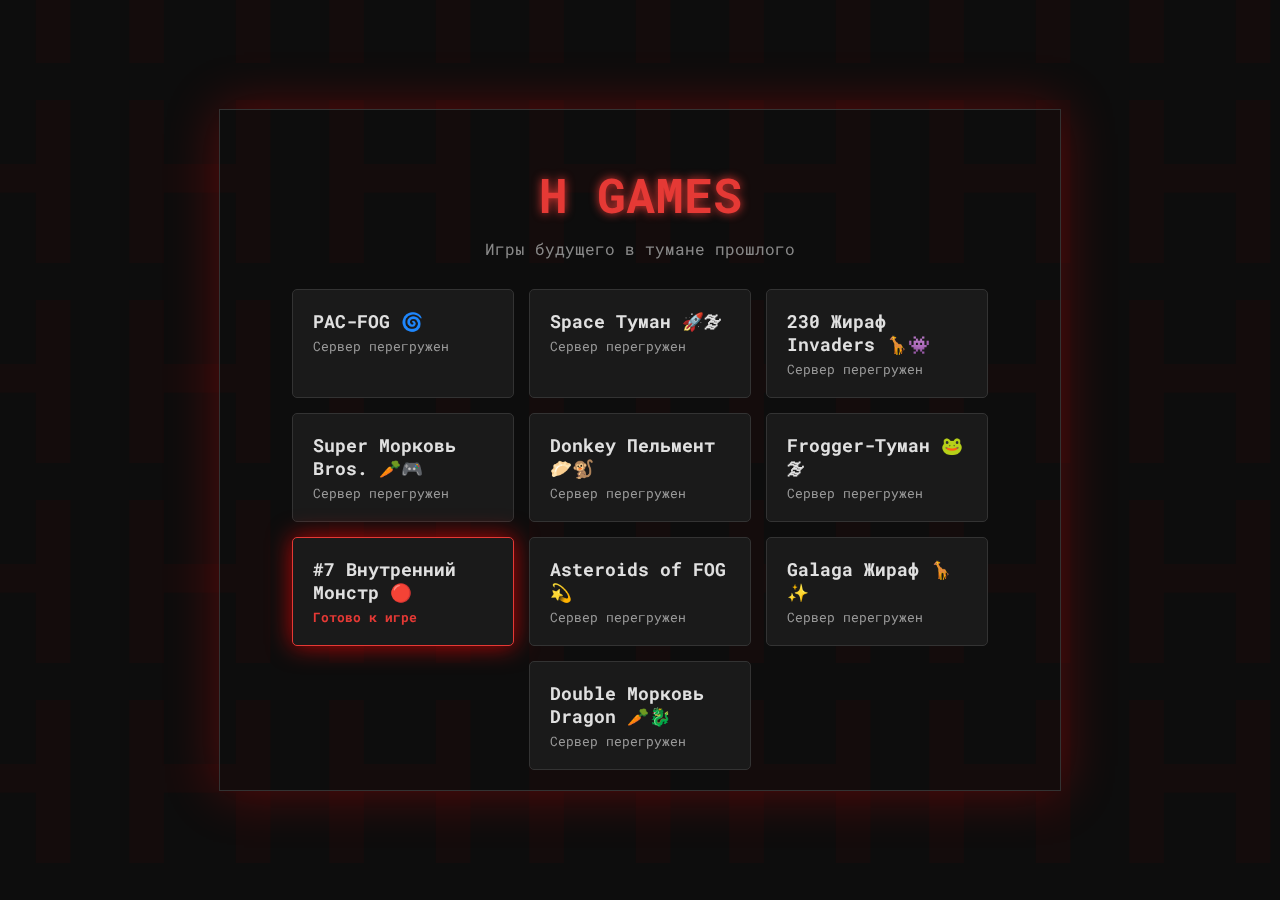
<file: index.html>
<!DOCTYPE html>
<html lang="ru">
<head>
    <meta charset="UTF-8">
    <meta name="viewport" content="width=device-width, initial-scale=1.0">
    <title>H Games: Внутренний Монстр</title>
    <link rel="stylesheet" href="style.css">
</head>
<body>
    <div class="background-h"></div>
    <div class="site-container">
        <header>
            <h1>H GAMES</h1>
            <p class="subtitle">Игры будущего в тумане прошлого</p>
        </header>
        <main class="games-list">
            <div class="game-item" data-id="1">
                <span class="game-title">PAC-FOG 🌀</span>
                <span class="status">Сервер перегружен</span>
            </div>
            <div class="game-item" data-id="2">
                <span class="game-title">Space Туман 🚀🌫</span>
                <span class="status">Сервер перегружен</span>
            </div>
            <div class="game-item" data-id="3">
                <span class="game-title">230 Жираф Invaders 🦒👾</span>
                <span class="status">Сервер перегружен</span>
            </div>
            <div class="game-item" data-id="4">
                <span class="game-title">Super Морковь Bros. 🥕🎮</span>
                <span class="status">Сервер перегружен</span>
            </div>
            <div class="game-item" data-id="5">
                <span class="game-title">Donkey Пельмент 🥟🐒</span>
                <span class="status">Сервер перегружен</span>
            </div>
            <div class="game-item" data-id="6">
                <span class="game-title">Frogger-Туман 🐸🌫</span>
                <span class="status">Сервер перегружен</span>
            </div>
            <div class="game-item active" data-id="7">
                <span class="game-title">#7 Внутренний Монстр 🔴</span>
                <span class="status">Готово к игре</span>
            </div>
            <div class="game-item" data-id="8">
                <span class="game-title">Asteroids of FOG 💫</span>
                <span class="status">Сервер перегружен</span>
            </div>
            <div class="game-item" data-id="9">
                <span class="game-title">Galaga Жираф 🦒✨</span>
                <span class="status">Сервер перегружен</span>
            </div>
            <div class="game-item" data-id="10">
                <span class="game-title">Double Морковь Dragon 🥕🐉</span>
                <span class="status">Сервер перегружен</span>
            </div>
        </main>
        <canvas id="gameCanvas" style="display: none;"></canvas>
    </div>
    <script src="script.js"></script>
</body>
</html>
</file>
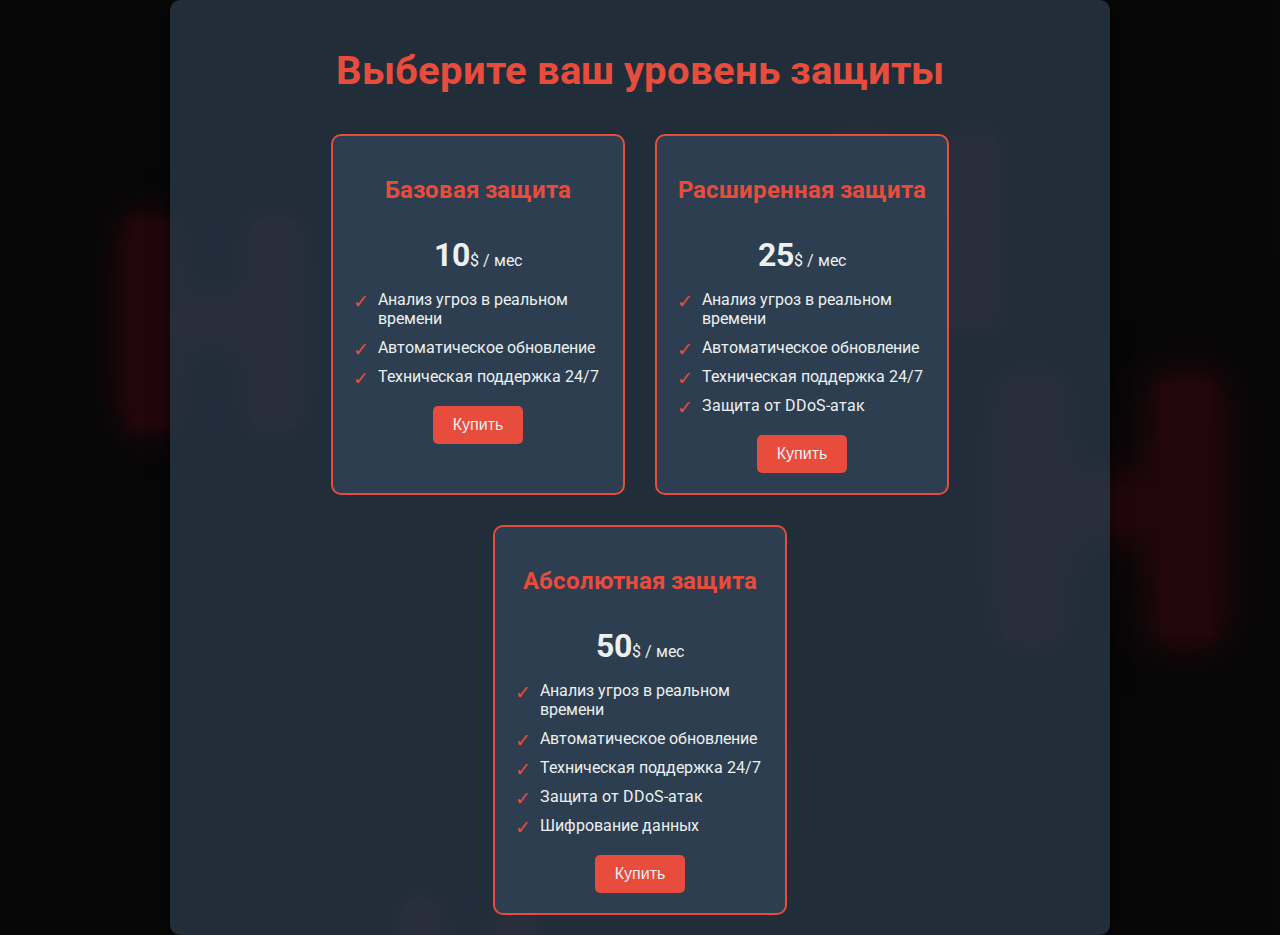
<file: ARG.html>
<!DOCTYPE html>
<html lang="ru">
<head>
    <meta charset="UTF-8">
    <meta name="viewport" content="width=device-width, initial-scale=1.0">
    <title>Защита - Подписки</title>
    <style>
        @import url('https://fonts.googleapis.com/css2?family=Roboto:wght@400;700&display=swap');

        :root {
            --red: #e74c3c;
            --black: #1a1a1a;
            --dark-gray: #2c3e50;
            --light-gray: #ecf0f1;
            --neon-red: #ff073a;
        }

        body {
            font-family: 'Roboto', sans-serif;
            background-color: var(--black);
            color: var(--light-gray);
            margin: 0;
            padding: 0;
            display: flex;
            flex-direction: column;
            align-items: center;
            justify-content: center;
            min-height: 100vh;
            overflow: hidden;
            position: relative;
        }

        /* Анимация неоновых букв */
        .neon-background {
            position: absolute;
            top: 0;
            left: 0;
            width: 100%;
            height: 100%;
            pointer-events: none;
            z-index: 0;
            overflow: hidden;
            background: rgba(0, 0, 0, 0.7);
        }

        .neon-h {
            position: absolute;
            font-size: 15rem;
            font-weight: 700;
            color: var(--neon-red);
            text-shadow: 0 0 10px var(--neon-red), 0 0 20px var(--neon-red), 0 0 30px var(--neon-red), 0 0 40px var(--neon-red);
            opacity: 0.1;
            animation: moveH 15s linear infinite;
        }

        @keyframes moveH {
            0% { transform: translateX(-100%) translateY(random(100vh)); }
            100% { transform: translateX(150%) translateY(random(100vh)); }
        }

        @for $i from 1 through 10 {
          .neon-h:nth-child(#{$i}) {
            left: #{random(100)}vw;
            top: #{random(100)}vh;
            animation-duration: #{10 + random(10)}s;
            animation-delay: #{-1 * random(10)}s;
            transform: scale(#{0.5 + random(1)});
          }
        }
        
        .container {
            position: relative;
            z-index: 1;
            text-align: center;
            padding: 20px;
            background: rgba(44, 62, 80, 0.7);
            border-radius: 10px;
            box-shadow: 0 0 20px rgba(0, 0, 0, 0.5);
            max-width: 900px;
            width: 100%;
        }

        h1 {
            color: var(--red);
            font-size: 2.5rem;
            margin-bottom: 40px;
        }

        .subscription-cards {
            display: flex;
            flex-wrap: wrap;
            justify-content: center;
            gap: 30px;
        }

        .card {
            background-color: var(--dark-gray);
            border: 2px solid var(--red);
            border-radius: 10px;
            padding: 20px;
            width: 250px;
            transition: transform 0.3s ease, box-shadow 0.3s ease;
        }

        .card:hover {
            transform: translateY(-10px);
            box-shadow: 0 15px 25px rgba(231, 76, 60, 0.2);
        }

        .card-title {
            color: var(--red);
            font-size: 1.5rem;
            margin-bottom: 10px;
        }

        .card-price {
            font-size: 2rem;
            font-weight: 700;
            color: var(--light-gray);
            margin-bottom: 15px;
        }

        .card-price span {
            font-size: 1rem;
            font-weight: 400;
        }

        .card-features {
            text-align: left;
            margin-bottom: 20px;
            list-style: none;
            padding: 0;
        }

        .card-features li {
            margin-bottom: 10px;
            position: relative;
            padding-left: 25px;
        }

        .card-features li::before {
            content: '✓';
            color: var(--red);
            position: absolute;
            left: 0;
            font-size: 1.2rem;
        }

        .buy-button {
            background-color: var(--red);
            color: var(--light-gray);
            border: none;
            padding: 10px 20px;
            border-radius: 5px;
            font-size: 1rem;
            cursor: pointer;
            transition: background-color 0.3s ease;
        }

        .buy-button:hover {
            background-color: #c0392b;
        }
        
        /* Модальное окно */
        .modal {
            display: none;
            position: fixed;
            z-index: 10;
            left: 0;
            top: 0;
            width: 100%;
            height: 100%;
            background-color: rgba(0, 0, 0, 0.8);
            justify-content: center;
            align-items: center;
            transition: opacity 0.5s ease;
            opacity: 0;
        }

        .modal-content {
            background-color: var(--dark-gray);
            padding: 40px;
            border-radius: 10px;
            box-shadow: 0 5px 15px rgba(0,0,0,0.5);
            text-align: center;
            max-width: 500px;
            width: 90%;
            transform: scale(0.9);
            transition: transform 0.3s ease;
        }

        .modal.active {
            display: flex;
            opacity: 1;
        }
        
        .modal.active .modal-content {
            transform: scale(1);
        }

        .modal h2 {
            color: var(--red);
            margin-bottom: 20px;
        }

        .modal p {
            font-size: 1.2rem;
            margin-bottom: 20px;
        }

        .loader {
            border: 5px solid #f3f3f3;
            border-top: 5px solid var(--red);
            border-radius: 50%;
            width: 50px;
            height: 50px;
            animation: spin 2s linear infinite;
            margin: 0 auto 20px;
        }

        @keyframes spin {
            0% { transform: rotate(0deg); }
            100% { transform: rotate(360deg); }
        }

        .error-message {
            color: var(--red);
            font-weight: 700;
            font-size: 1.5rem;
            animation: fadeIn 1s ease;
        }
        
        @keyframes fadeIn {
            from { opacity: 0; }
            to { opacity: 1; }
        }

        .close-button {
            background-color: var(--red);
            color: white;
            border: none;
            padding: 10px 20px;
            border-radius: 5px;
            cursor: pointer;
            transition: background-color 0.3s;
            margin-top: 20px;
        }
        
        .close-button:hover {
            background-color: #c0392b;
        }

    </style>
</head>
<body>

    <div class="neon-background">
        <div class="neon-h" style="left: 10%; top: 20%; animation-duration: 12s; animation-delay: -2s; transform: scale(1.2);">H</div>
        <div class="neon-h" style="left: 50%; top: 70%; animation-duration: 15s; animation-delay: -5s; transform: scale(0.8);">H</div>
        <div class="neon-h" style="left: 80%; top: 40%; animation-duration: 18s; animation-delay: -8s; transform: scale(1.5);">H</div>
        <div class="neon-h" style="left: 30%; top: 90%; animation-duration: 10s; animation-delay: -3s; transform: scale(0.9);">H</div>
        <div class="neon-h" style="left: 65%; top: 10%; animation-duration: 14s; animation-delay: -6s; transform: scale(1.1);">H</div>
    </div>

    <div class="container">
        <h1>Выберите ваш уровень защиты</h1>
        
        <div class="subscription-cards">
            <div class="card">
                <h2 class="card-title">Базовая защита</h2>
                <p class="card-price">10<span>$ / мес</span></p>
                <ul class="card-features">
                    <li>Анализ угроз в реальном времени</li>
                    <li>Автоматическое обновление</li>
                    <li>Техническая поддержка 24/7</li>
                </ul>
                <button class="buy-button">Купить</button>
            </div>
            <div class="card">
                <h2 class="card-title">Расширенная защита</h2>
                <p class="card-price">25<span>$ / мес</span></p>
                <ul class="card-features">
                    <li>Анализ угроз в реальном времени</li>
                    <li>Автоматическое обновление</li>
                    <li>Техническая поддержка 24/7</li>
                    <li>Защита от DDoS-атак</li>
                </ul>
                <button class="buy-button">Купить</button>
            </div>
            <div class="card">
                <h2 class="card-title">Абсолютная защита</h2>
                <p class="card-price">50<span>$ / мес</span></p>
                <ul class="card-features">
                    <li>Анализ угроз в реальном времени</li>
                    <li>Автоматическое обновление</li>
                    <li>Техническая поддержка 24/7</li>
                    <li>Защита от DDoS-атак</li>
                    <li>Шифрование данных</li>
                </ul>
                <button class="buy-button">Купить</button>
            </div>
        </div>
    </div>

    <div id="payment-modal" class="modal">
        <div class="modal-content">
            <div id="processing-stage">
                <h2>Обработка платежа...</h2>
                <div class="loader"></div>
                <p>Пожалуйста, подождите, пока мы обрабатываем вашу транзакцию.</p>
            </div>
            <div id="error-stage" style="display: none;">
                <h2 class="error-message">Ошибка!</h2>
                <p>Не удалось обработать ваш платёж. Пожалуйста, попробуйте снова.</p>
                <button class="close-button" onclick="closeModal()">Закрыть</button>
            </div>
        </div>
    </div>

    <script>
        const buyButtons = document.querySelectorAll('.buy-button');
        const modal = document.getElementById('payment-modal');
        const processingStage = document.getElementById('processing-stage');
        const errorStage = document.getElementById('error-stage');

        function openModal() {
            modal.classList.add('active');
            processingStage.style.display = 'block';
            errorStage.style.display = 'none';

            // Имитация задержки обработки платежа
            setTimeout(() => {
                // Имитация ошибки
                processingStage.style.display = 'none';
                errorStage.style.display = 'block';
            }, 3000); // Задержка 3 секунды
        }

        function closeModal() {
            modal.classList.remove('active');
        }

        buyButtons.forEach(button => {
            button.addEventListener('click', openModal);
        });
    </script>
</body>
</html>
</file>
<file: style.css>
@import url('https://fonts.googleapis.com/css2?family=Roboto+Mono:wght@400;700&display=swap');

:root {
    --bg-color: #0d0d0d;
    --text-color: #e0e0e0;
    --accent-color: #e53935;
    --border-color: #333;
    --hover-color: #f44336;
}

body {
    font-family: 'Roboto Mono', monospace;
    background-color: var(--bg-color);
    color: var(--text-color);
    margin: 0;
    overflow: hidden;
    display: flex;
    justify-content: center;
    align-items: center;
    height: 100vh;
}

.background-h {
    position: fixed;
    top: -100px;
    left: -100px;
    width: 200vw;
    height: 200vh;
    background-image: url('data:image/svg+xml;utf8,<svg xmlns="http://www.w3.org/2000/svg" viewBox="0 0 100 100"><text x="50" y="50" font-family="Arial, sans-serif" font-size="120" font-weight="bold" text-anchor="middle" dominant-baseline="middle" fill="rgba(255, 0, 0, 0.03)">H</text></svg>');
    background-size: 200px;
    animation: moveH 60s linear infinite;
    z-index: -1;
}

@keyframes moveH {
    from {
        background-position: 0 0;
    }
    to {
        background-position: 200px 200px;
    }
}

.site-container {
    padding: 20px;
    max-width: 800px;
    width: 100%;
    text-align: center;
    box-shadow: 0 0 50px rgba(255, 0, 0, 0.3);
    border: 1px solid var(--border-color);
    transition: transform 0.5s ease-in-out;
}

header h1 {
    font-size: 3rem;
    color: var(--accent-color);
    text-shadow: 0 0 10px var(--accent-color);
    animation: glow 1.5s ease-in-out infinite alternate;
}

@keyframes glow {
    from {
        text-shadow: 0 0 5px var(--accent-color), 0 0 10px var(--accent-color);
    }
    to {
        text-shadow: 0 0 20px var(--accent-color), 0 0 30px var(--accent-color);
    }
}

.subtitle {
    font-size: 1rem;
    color: #888;
    margin-top: -20px;
    margin-bottom: 30px;
}

.games-list {
    display: flex;
    flex-wrap: wrap;
    justify-content: center;
    gap: 15px;
}

.game-item {
    background-color: #1a1a1a;
    border: 1px solid var(--border-color);
    padding: 20px;
    width: 180px;
    cursor: pointer;
    text-align: left;
    transition: transform 0.3s ease, box-shadow 0.3s ease;
    border-radius: 5px;
    position: relative;
    overflow: hidden;
}

.game-item::before {
    content: '';
    position: absolute;
    top: 0;
    left: 0;
    width: 100%;
    height: 100%;
    background: linear-gradient(45deg, rgba(255,0,0,0.1), transparent);
    z-index: 0;
    opacity: 0;
    transition: opacity 0.3s ease;
}

.game-item:hover {
    transform: translateY(-5px);
    box-shadow: 0 0 20px rgba(255, 0, 0, 0.5);
}

.game-item:hover::before {
    opacity: 1;
}

.game-item.active {
    border-color: var(--accent-color);
    box-shadow: 0 0 25px rgba(255, 0, 0, 0.7);
    animation: pulse 1.5s infinite;
}

@keyframes pulse {
    0% { transform: scale(1); box-shadow: 0 0 15px rgba(255, 0, 0, 0.7); }
    50% { transform: scale(1.02); box-shadow: 0 0 25px rgba(255, 0, 0, 0.9); }
    100% { transform: scale(1); box-shadow: 0 0 15px rgba(255, 0, 0, 0.7); }
}

.game-title {
    display: block;
    font-weight: bold;
    font-size: 1.1em;
    z-index: 1;
    position: relative;
}

.status {
    display: block;
    font-size: 0.8em;
    color: #999;
    margin-top: 5px;
    z-index: 1;
    position: relative;
}

.game-item.active .status {
    color: var(--accent-color);
    font-weight: bold;
}

#gameCanvas {
    display: none;
    background-color: #000;
    border: 2px solid var(--accent-color);
    box-shadow: 0 0 30px var(--accent-color);
    cursor: crosshair;
    transition: opacity 1s ease-in-out;
}

.crash-effect {
    animation: crashAnimation 1s forwards;
}

@keyframes crashAnimation {
    0% {
        transform: scale(1);
        filter: blur(0px) brightness(1);
    }
    20% {
        transform: scale(1.05);
        filter: blur(2px) brightness(1.2);
    }
    40% {
        transform: scale(1.02);
        filter: blur(1px) brightness(1.1);
    }
    60% {
        transform: scale(1.08);
        filter: blur(3px) brightness(1.5);
    }
    80% {
        transform: scale(1.05);
        filter: blur(2px) brightness(1.3);
    }
    100% {
        transform: scale(1.1);
        filter: blur(5px) brightness(2);
        opacity: 0;
    }
}
</file>
